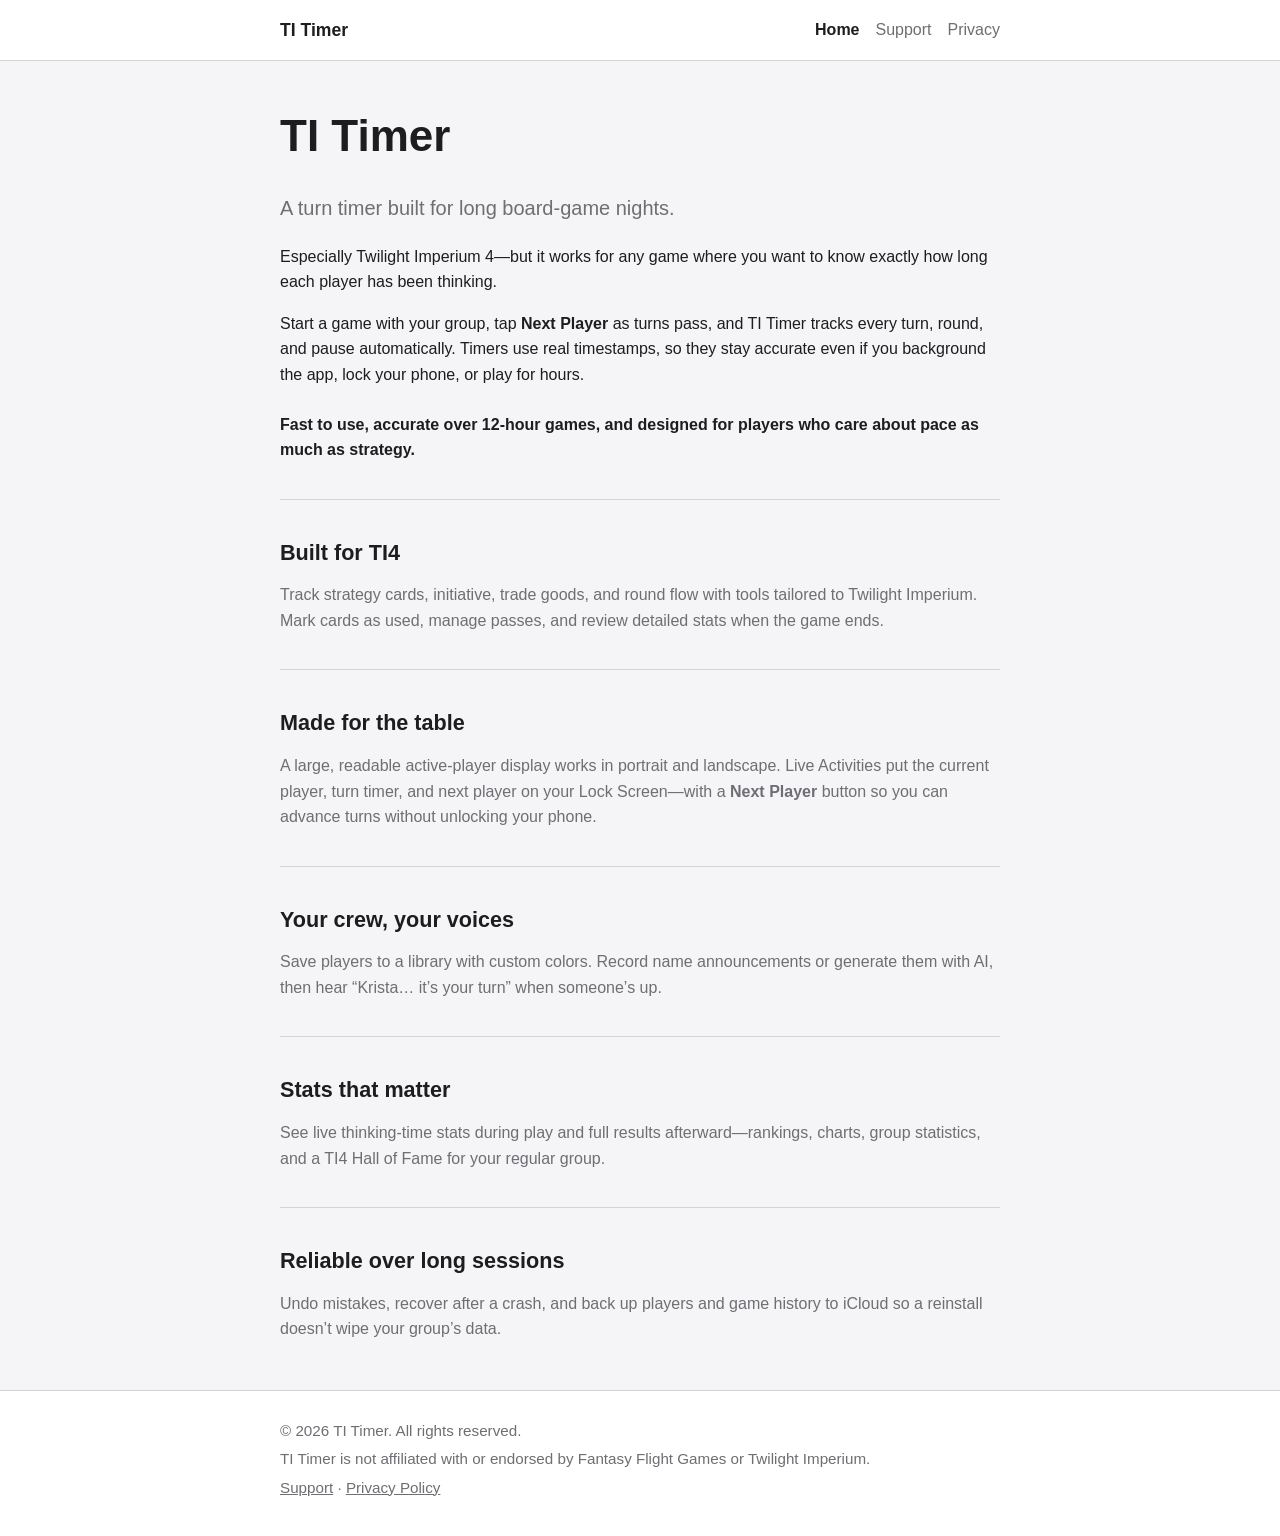
<file: index.html>
<!DOCTYPE html>
<html lang="en">
<head>
  <meta charset="UTF-8">
  <meta name="viewport" content="width=device-width, initial-scale=1">
  <title>TI Timer</title>
  <meta name="description" content="TI Timer — a turn timer for long board-game nights, built for Twilight Imperium 4 and any game where pace matters.">
  <link rel="stylesheet" href="styles.css">
</head>
<body>
  <header class="site-header">
    <div class="container">
      <p class="logo">TI Timer</p>
      <nav>
        <a href="index.html" aria-current="page">Home</a>
        <a href="support.html">Support</a>
        <a href="privacy.html">Privacy</a>
      </nav>
    </div>
  </header>

  <main class="container">
    <section class="hero">
      <h1>TI Timer</h1>
      <p class="lead">A turn timer built for long board-game nights.</p>
      <p>Especially Twilight Imperium 4—but it works for any game where you want to know exactly how long each player has been thinking.</p>
      <p>Start a game with your group, tap <strong>Next Player</strong> as turns pass, and TI Timer tracks every turn, round, and pause automatically. Timers use real timestamps, so they stay accurate even if you background the app, lock your phone, or play for hours.</p>
      <p class="cta-note">Fast to use, accurate over 12-hour games, and designed for players who care about pace as much as strategy.</p>
    </section>

    <section class="feature-block">
      <h2>Built for TI4</h2>
      <p>Track strategy cards, initiative, trade goods, and round flow with tools tailored to Twilight Imperium. Mark cards as used, manage passes, and review detailed stats when the game ends.</p>
    </section>

    <section class="feature-block">
      <h2>Made for the table</h2>
      <p>A large, readable active-player display works in portrait and landscape. Live Activities put the current player, turn timer, and next player on your Lock Screen—with a <strong>Next Player</strong> button so you can advance turns without unlocking your phone.</p>
    </section>

    <section class="feature-block">
      <h2>Your crew, your voices</h2>
      <p>Save players to a library with custom colors. Record name announcements or generate them with AI, then hear &ldquo;Krista&hellip; it&rsquo;s your turn&rdquo; when someone&rsquo;s up.</p>
    </section>

    <section class="feature-block">
      <h2>Stats that matter</h2>
      <p>See live thinking-time stats during play and full results afterward—rankings, charts, group statistics, and a TI4 Hall of Fame for your regular group.</p>
    </section>

    <section class="feature-block">
      <h2>Reliable over long sessions</h2>
      <p>Undo mistakes, recover after a crash, and back up players and game history to iCloud so a reinstall doesn&rsquo;t wipe your group&rsquo;s data.</p>
    </section>
  </main>

  <footer class="site-footer">
    <div class="container">
      <p>&copy; <span id="year"></span> TI Timer. All rights reserved.</p>
      <p>TI Timer is not affiliated with or endorsed by Fantasy Flight Games or Twilight Imperium.</p>
      <p>
        <a href="support.html">Support</a>
        &middot;
        <a href="privacy.html">Privacy Policy</a>
      </p>
    </div>
  </footer>

  <script>
    document.getElementById("year").textContent = new Date().getFullYear();
  </script>
</body>
</html>
</file>
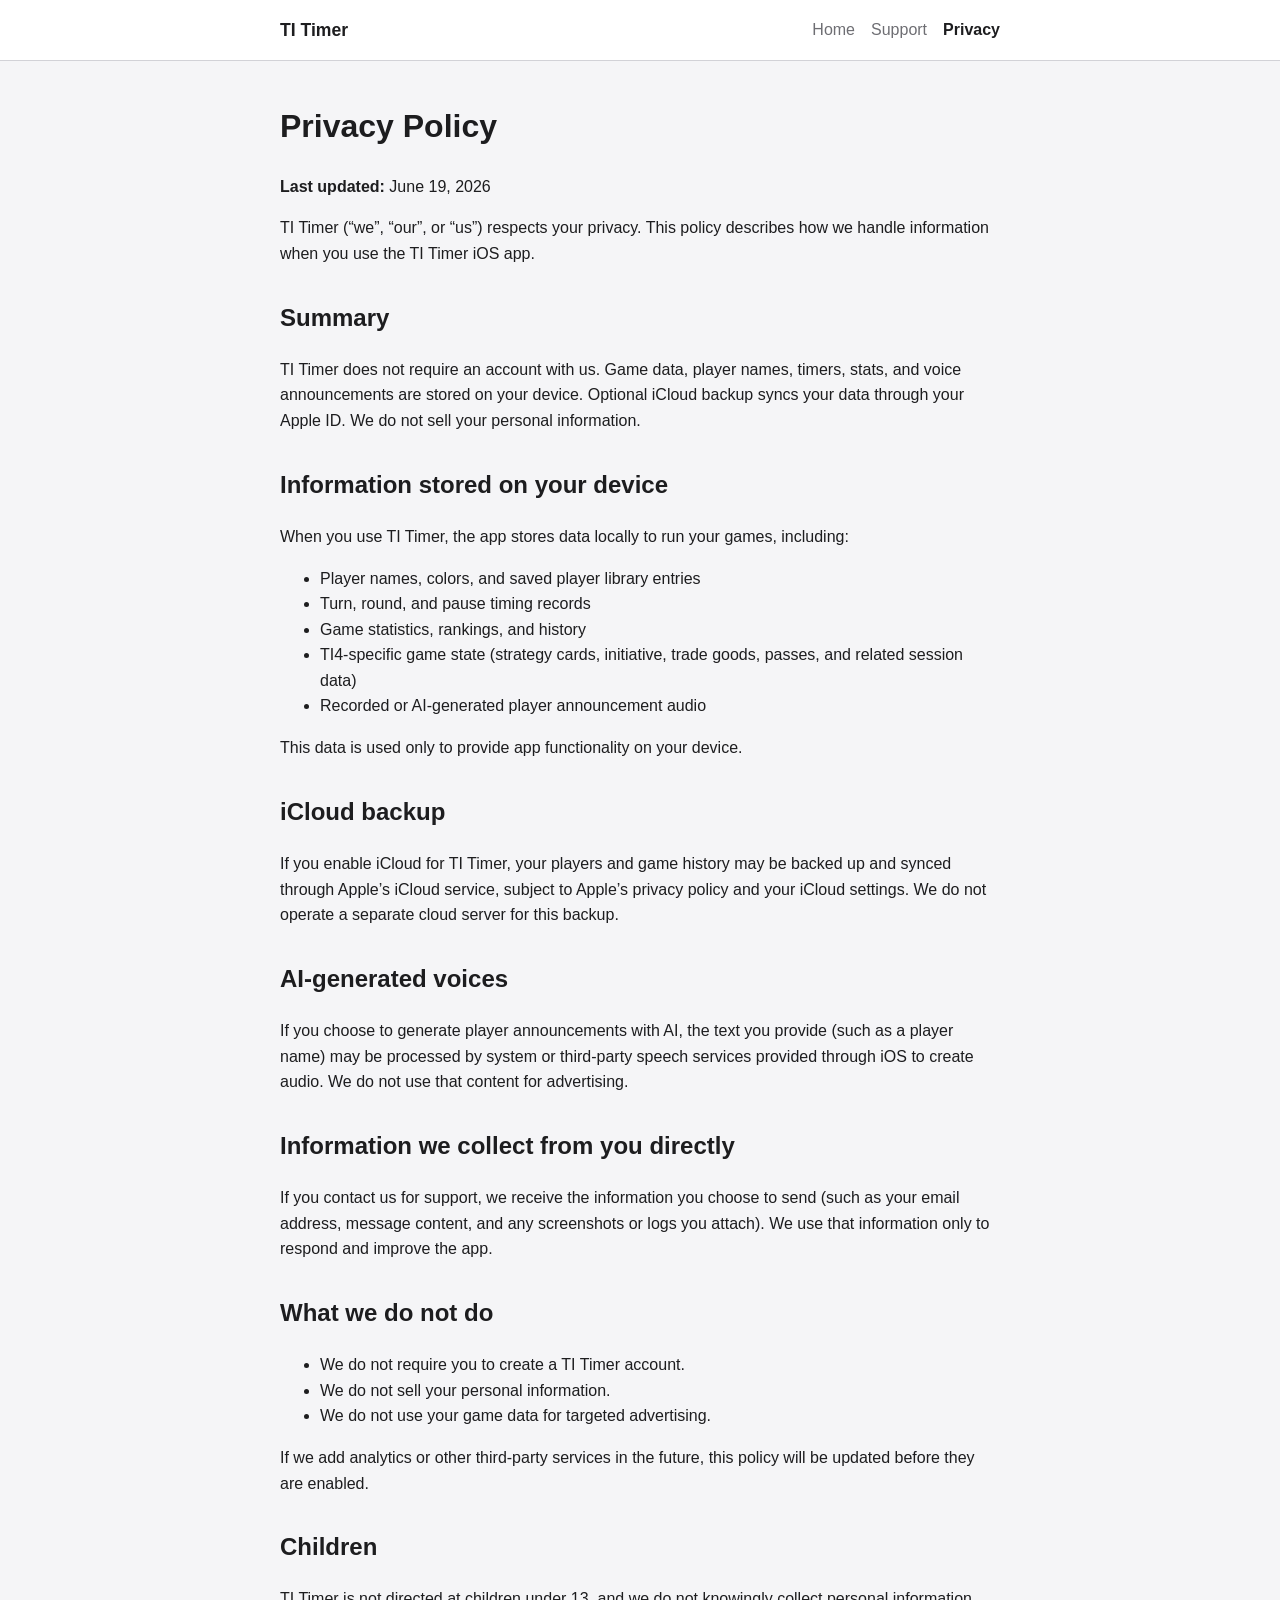
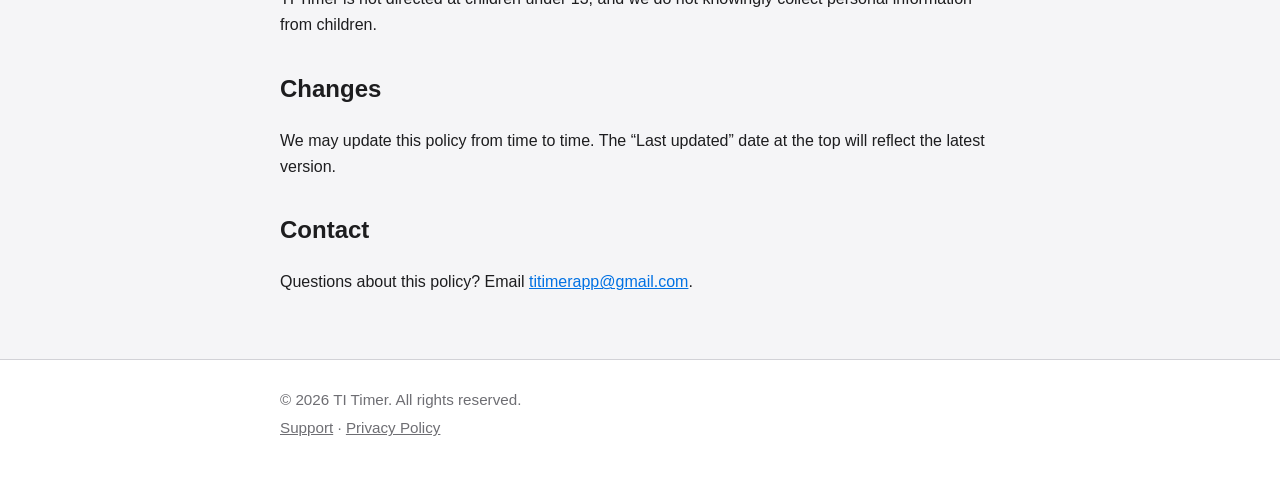
<file: privacy.html>
<!DOCTYPE html>
<html lang="en">
<head>
  <meta charset="UTF-8">
  <meta name="viewport" content="width=device-width, initial-scale=1">
  <title>Privacy Policy — TI Timer</title>
  <meta name="description" content="Privacy policy for TI Timer for iOS.">
  <link rel="stylesheet" href="styles.css">
</head>
<body>
  <header class="site-header">
    <div class="container">
      <p class="logo">TI Timer</p>
      <nav>
        <a href="index.html">Home</a>
        <a href="support.html">Support</a>
        <a href="privacy.html" aria-current="page">Privacy</a>
      </nav>
    </div>
  </header>

  <main class="container content-page">
    <h1>Privacy Policy</h1>
    <p><strong>Last updated:</strong> June 19, 2026</p>

    <p>TI Timer (&ldquo;we&rdquo;, &ldquo;our&rdquo;, or &ldquo;us&rdquo;) respects your privacy. This policy describes how we handle information when you use the TI Timer iOS app.</p>

    <section>
      <h2>Summary</h2>
      <p>TI Timer does not require an account with us. Game data, player names, timers, stats, and voice announcements are stored on your device. Optional iCloud backup syncs your data through your Apple ID. We do not sell your personal information.</p>
    </section>

    <section>
      <h2>Information stored on your device</h2>
      <p>When you use TI Timer, the app stores data locally to run your games, including:</p>
      <ul>
        <li>Player names, colors, and saved player library entries</li>
        <li>Turn, round, and pause timing records</li>
        <li>Game statistics, rankings, and history</li>
        <li>TI4-specific game state (strategy cards, initiative, trade goods, passes, and related session data)</li>
        <li>Recorded or AI-generated player announcement audio</li>
      </ul>
      <p>This data is used only to provide app functionality on your device.</p>
    </section>

    <section>
      <h2>iCloud backup</h2>
      <p>If you enable iCloud for TI Timer, your players and game history may be backed up and synced through Apple&rsquo;s iCloud service, subject to Apple&rsquo;s privacy policy and your iCloud settings. We do not operate a separate cloud server for this backup.</p>
    </section>

    <section>
      <h2>AI-generated voices</h2>
      <p>If you choose to generate player announcements with AI, the text you provide (such as a player name) may be processed by system or third-party speech services provided through iOS to create audio. We do not use that content for advertising.</p>
    </section>

    <section>
      <h2>Information we collect from you directly</h2>
      <p>If you contact us for support, we receive the information you choose to send (such as your email address, message content, and any screenshots or logs you attach). We use that information only to respond and improve the app.</p>
    </section>

    <section>
      <h2>What we do not do</h2>
      <ul>
        <li>We do not require you to create a TI Timer account.</li>
        <li>We do not sell your personal information.</li>
        <li>We do not use your game data for targeted advertising.</li>
      </ul>
      <p>If we add analytics or other third-party services in the future, this policy will be updated before they are enabled.</p>
    </section>

    <section>
      <h2>Children</h2>
      <p>TI Timer is not directed at children under 13, and we do not knowingly collect personal information from children.</p>
    </section>

    <section>
      <h2>Changes</h2>
      <p>We may update this policy from time to time. The &ldquo;Last updated&rdquo; date at the top will reflect the latest version.</p>
    </section>

    <section>
      <h2>Contact</h2>
      <p>Questions about this policy? Email <a href="mailto:titimerapp@gmail.com">titimerapp@gmail.com</a>.</p>
    </section>
  </main>

  <footer class="site-footer">
    <div class="container">
      <p>&copy; <span id="year"></span> TI Timer. All rights reserved.</p>
      <p>
        <a href="support.html">Support</a>
        &middot;
        <a href="privacy.html">Privacy Policy</a>
      </p>
    </div>
  </footer>

  <script>
    document.getElementById("year").textContent = new Date().getFullYear();
  </script>
</body>
</html>
</file>
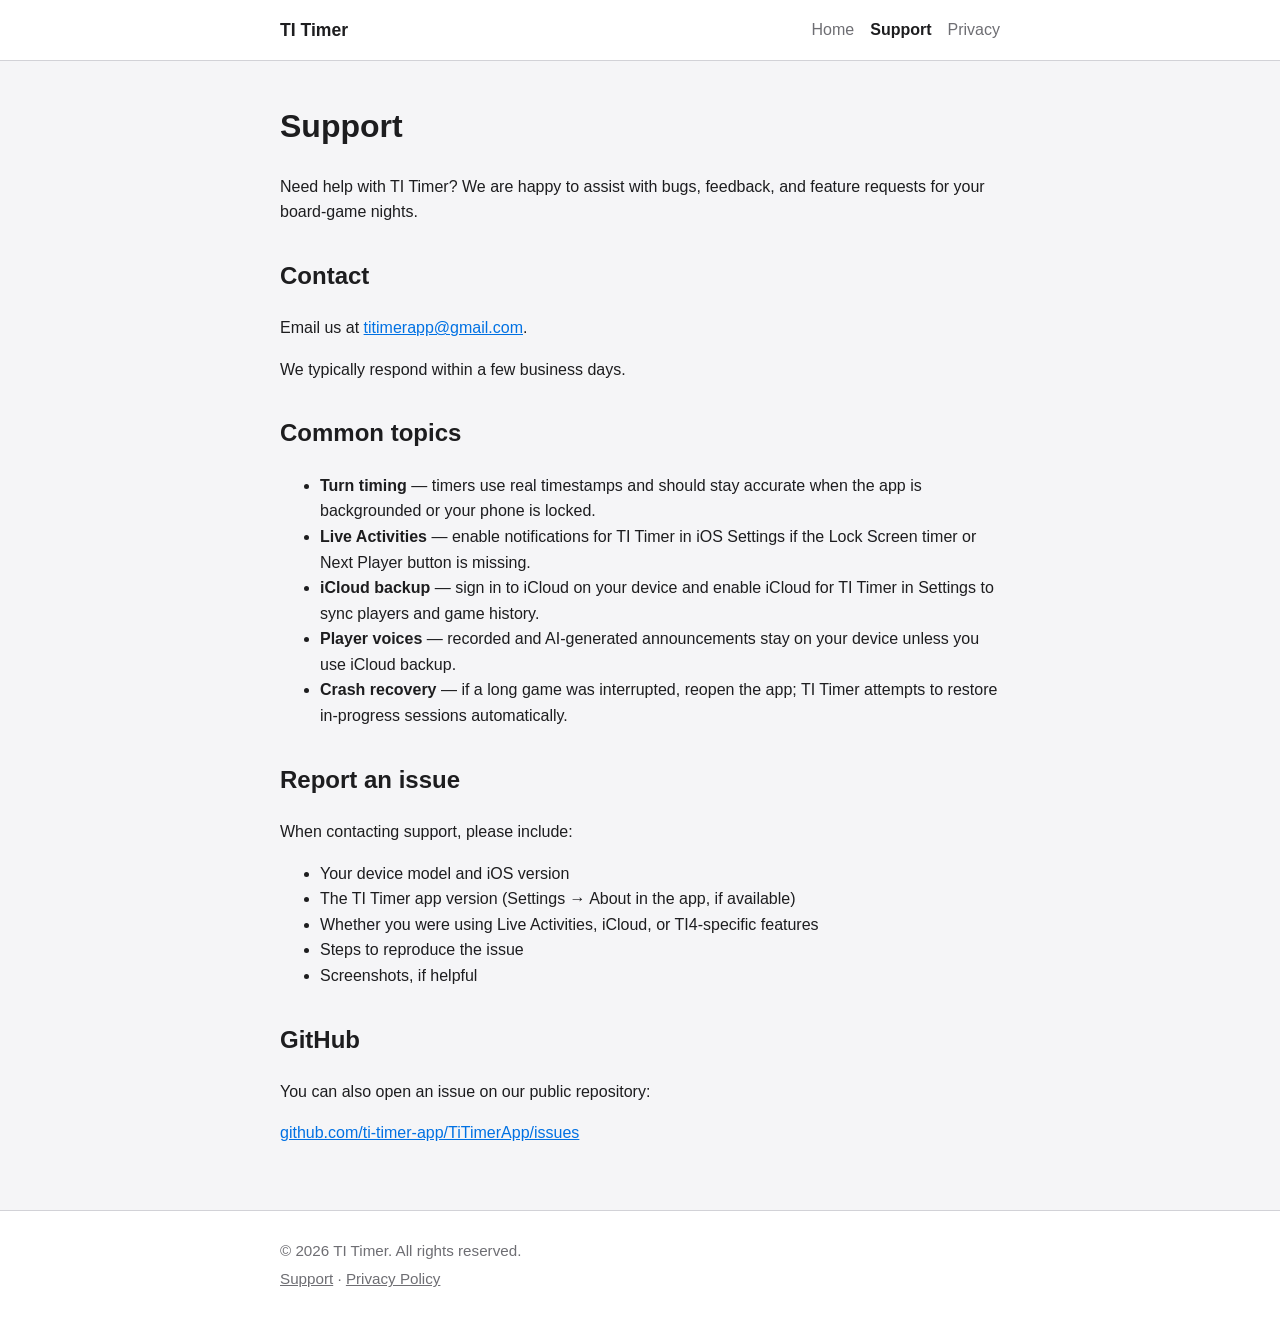
<file: support.html>
<!DOCTYPE html>
<html lang="en">
<head>
  <meta charset="UTF-8">
  <meta name="viewport" content="width=device-width, initial-scale=1">
  <title>Support — TI Timer</title>
  <meta name="description" content="Get help with TI Timer for iOS — turn timing for Twilight Imperium and other board games.">
  <link rel="stylesheet" href="styles.css">
</head>
<body>
  <header class="site-header">
    <div class="container">
      <p class="logo">TI Timer</p>
      <nav>
        <a href="index.html">Home</a>
        <a href="support.html" aria-current="page">Support</a>
        <a href="privacy.html">Privacy</a>
      </nav>
    </div>
  </header>

  <main class="container content-page">
    <h1>Support</h1>
    <p>Need help with TI Timer? We are happy to assist with bugs, feedback, and feature requests for your board-game nights.</p>

    <section>
      <h2>Contact</h2>
      <p>Email us at <a href="mailto:titimerapp@gmail.com">titimerapp@gmail.com</a>.</p>
      <p>We typically respond within a few business days.</p>
    </section>

    <section>
      <h2>Common topics</h2>
      <ul>
        <li><strong>Turn timing</strong> — timers use real timestamps and should stay accurate when the app is backgrounded or your phone is locked.</li>
        <li><strong>Live Activities</strong> — enable notifications for TI Timer in iOS Settings if the Lock Screen timer or Next Player button is missing.</li>
        <li><strong>iCloud backup</strong> — sign in to iCloud on your device and enable iCloud for TI Timer in Settings to sync players and game history.</li>
        <li><strong>Player voices</strong> — recorded and AI-generated announcements stay on your device unless you use iCloud backup.</li>
        <li><strong>Crash recovery</strong> — if a long game was interrupted, reopen the app; TI Timer attempts to restore in-progress sessions automatically.</li>
      </ul>
    </section>

    <section>
      <h2>Report an issue</h2>
      <p>When contacting support, please include:</p>
      <ul>
        <li>Your device model and iOS version</li>
        <li>The TI Timer app version (Settings &rarr; About in the app, if available)</li>
        <li>Whether you were using Live Activities, iCloud, or TI4-specific features</li>
        <li>Steps to reproduce the issue</li>
        <li>Screenshots, if helpful</li>
      </ul>
    </section>

    <section>
      <h2>GitHub</h2>
      <p>You can also open an issue on our public repository:</p>
      <p><a href="https://github.com/ti-timer-app/TiTimerApp/issues">github.com/ti-timer-app/TiTimerApp/issues</a></p>
    </section>
  </main>

  <footer class="site-footer">
    <div class="container">
      <p>&copy; <span id="year"></span> TI Timer. All rights reserved.</p>
      <p>
        <a href="support.html">Support</a>
        &middot;
        <a href="privacy.html">Privacy Policy</a>
      </p>
    </div>
  </footer>

  <script>
    document.getElementById("year").textContent = new Date().getFullYear();
  </script>
</body>
</html>
</file>
<file: styles.css>
:root {
  color-scheme: light dark;
  --bg: #f5f5f7;
  --surface: #ffffff;
  --text: #1d1d1f;
  --muted: #6e6e73;
  --accent: #0071e3;
  --border: #d2d2d7;
}

@media (prefers-color-scheme: dark) {
  :root {
    --bg: #000000;
    --surface: #1c1c1e;
    --text: #f5f5f7;
    --muted: #a1a1a6;
    --accent: #2997ff;
    --border: #38383a;
  }
}

* {
  box-sizing: border-box;
}

body {
  margin: 0;
  font-family: -apple-system, BlinkMacSystemFont, "Segoe UI", Roboto, Helvetica, Arial, sans-serif;
  line-height: 1.6;
  color: var(--text);
  background: var(--bg);
}

a {
  color: var(--accent);
}

.container {
  width: min(720px, 92%);
  margin: 0 auto;
}

.site-header {
  background: var(--surface);
  border-bottom: 1px solid var(--border);
}

.site-header .container {
  display: flex;
  align-items: center;
  justify-content: space-between;
  gap: 1rem;
  padding: 1rem 0;
}

.logo {
  margin: 0;
  font-weight: 700;
  font-size: 1.1rem;
}

nav {
  display: flex;
  gap: 1rem;
  flex-wrap: wrap;
}

nav a {
  color: var(--muted);
  text-decoration: none;
}

nav a[aria-current="page"] {
  color: var(--text);
  font-weight: 600;
}

main {
  padding: 2.5rem 0 3rem;
}

.hero h1 {
  font-size: clamp(2rem, 5vw, 2.75rem);
  margin: 0 0 0.5rem;
}

.lead {
  font-size: 1.25rem;
  color: var(--muted);
}

.cta-note {
  margin-top: 1.5rem;
  font-weight: 600;
}

.features ul {
  padding-left: 1.25rem;
}

.feature-block {
  margin-top: 2.25rem;
  padding-top: 2.25rem;
  border-top: 1px solid var(--border);
}

.feature-block h2 {
  margin: 0 0 0.75rem;
  font-size: 1.35rem;
}

.feature-block p {
  margin: 0;
  color: var(--muted);
}

.feature-block p + p {
  margin-top: 0.75rem;
}

.site-footer .disclaimer {
  font-size: 0.85rem;
  margin-top: 0.5rem;
}

.content-page h1 {
  margin-top: 0;
}

.content-page section {
  margin-top: 2rem;
}

.site-footer {
  border-top: 1px solid var(--border);
  background: var(--surface);
  padding: 1.5rem 0 2rem;
  color: var(--muted);
  font-size: 0.95rem;
}

.site-footer p {
  margin: 0.25rem 0;
}

.site-footer a {
  color: var(--muted);
}
</file>
